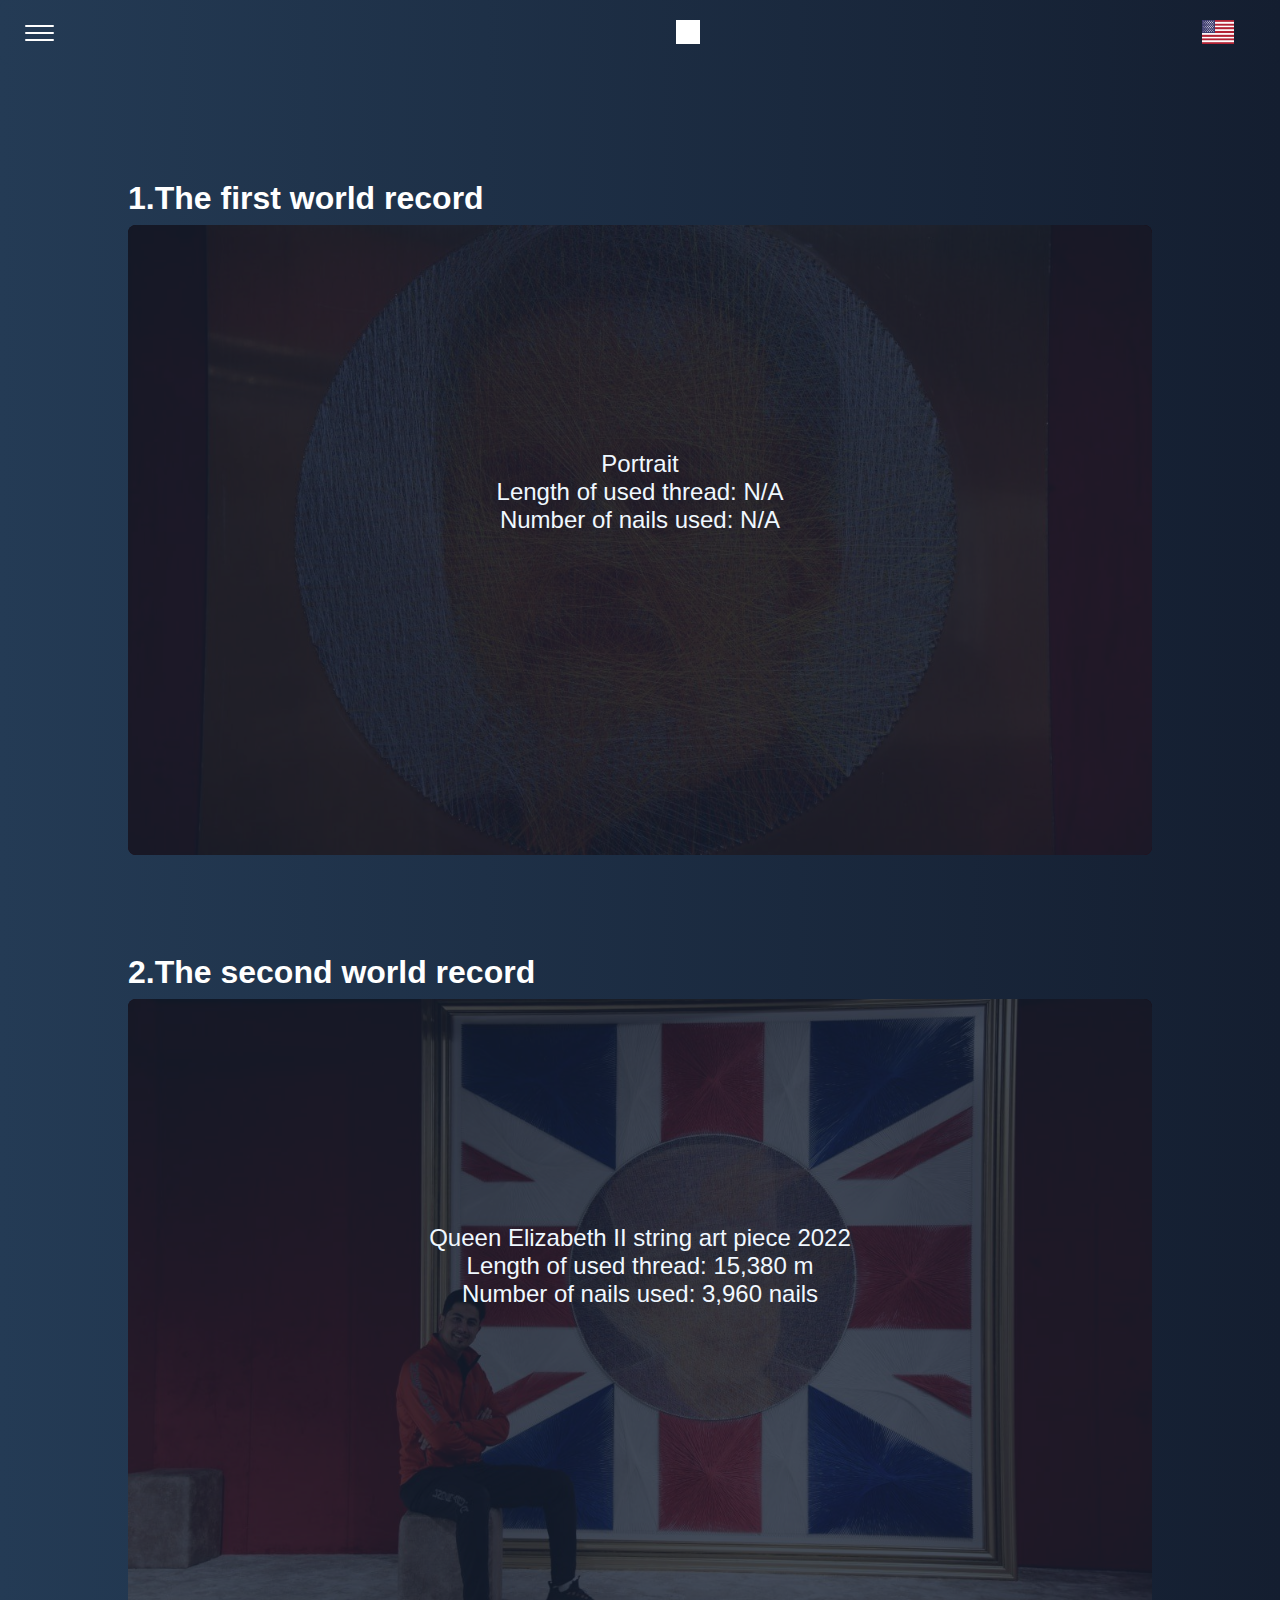
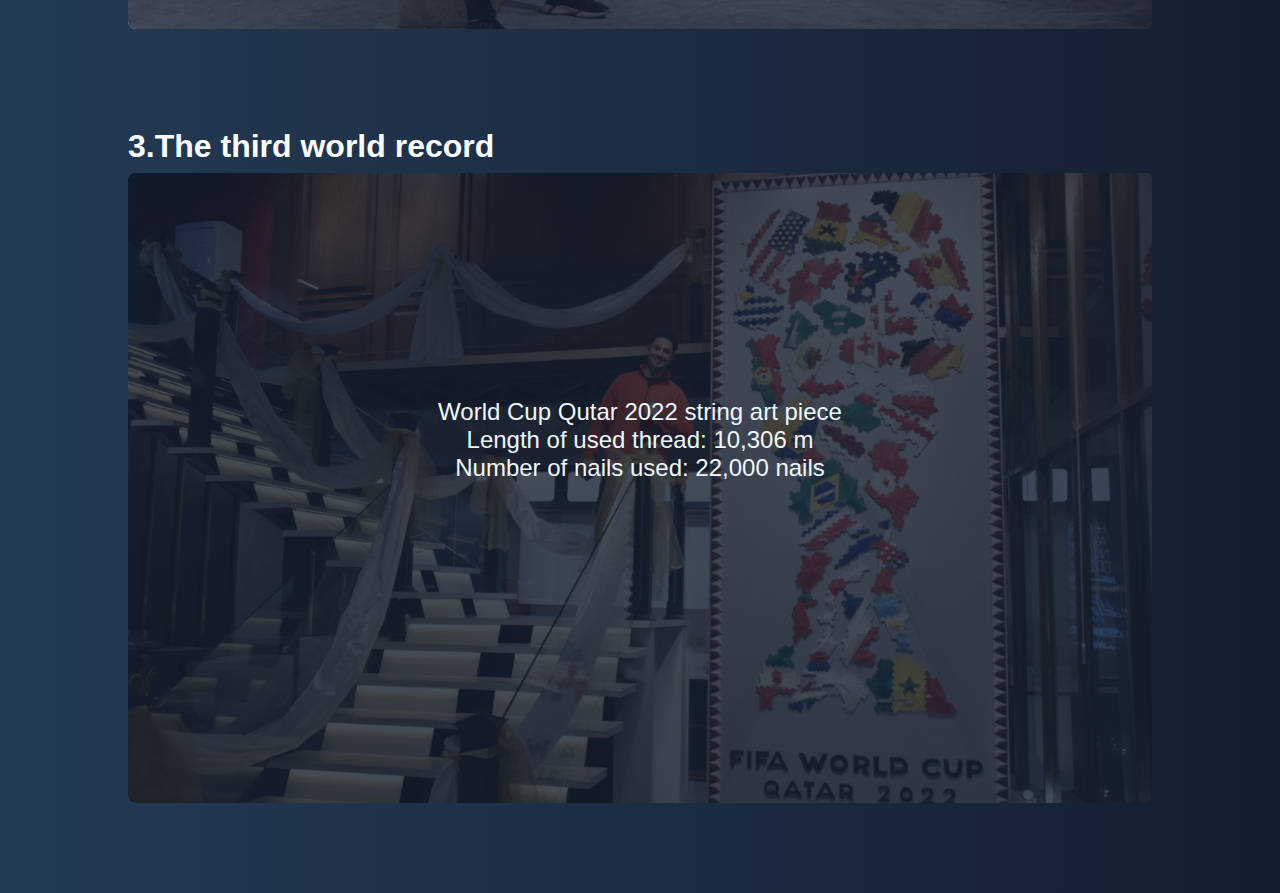
<file: award.html>
<!DOCTYPE html>
<html lang="en">
    <head>
        <meta charset="UTF-8">
        <meta name="viewport" content="width=device-width, initial-scale=1.0">
        <title>Achievments and Awards</title>
        <link rel="shortcut icon" href="images/logo.jpg" type="image/x-icon">
        <link rel="stylesheet" href="style/navbar.css">
        <link rel="stylesheet" href="style/award.css">
        <script src="translate/language.js" defer></script>

    </head>
    <body>
        <nav role="navigation">
            <div id="menuToggle">
            <input type="checkbox" />
                <span></span>
                <span></span>
                <span></span>
            <ul id="menu">
                <li><a href="index.html" id="navHome"></a></li>
                <li><a href="about.html" id="navBio"></a></li>
                <li><a href="artwork.html" id="navArtwork"></a></li>
                <li><a href="gallery.html" id="navGallery"></a></li>
                <li><a href="award.html" id="navAwards"></a></li>
                <li><a href="design.html" id="navDesign"></a></li>
            </ul>
            </div>
            <div class="logo cen"></div>
            <!-- laguage button -->
            <button onclick="changeLanguage()" id="laguage-button"></button>

        </nav>
        <h1 class="first-h1" id="heading1"></h1>
        <div class="awards-container">
            <div class="award-1">
                <div class="award-info">
                    <p class="first-p" id="paragraph101"></p>
                    <p id="paragraph102"></p>
                    <p id="paragraph103"></p>
                </div>
            </div>
        </div>
        <h1 id="heading2"></h1>
        <div class="awards-container">
            <div class="award-2">
                <div class="award-info">
                    <p class="first-p"></p>
                    <p id="paragraph201"></p>
                    <p id="paragraph202"></p>
                    <p id="paragraph203"></p>
                </div>
            </div>
        </div>
        <h1 id="heading3"></h1>
        <div class="awards-container last">
            <div class="award-3">
                <div class="award-info">
                    <p class="first-p"></p>
                    <p id="paragraph301"></p>
                    <p id="paragraph302"></p>
                    <p id="paragraph303"></p>
                </div>
            </div>
        </div>
        <div id="Page1a">Page4a</div>

    
        
    </body>
</html>
</file>
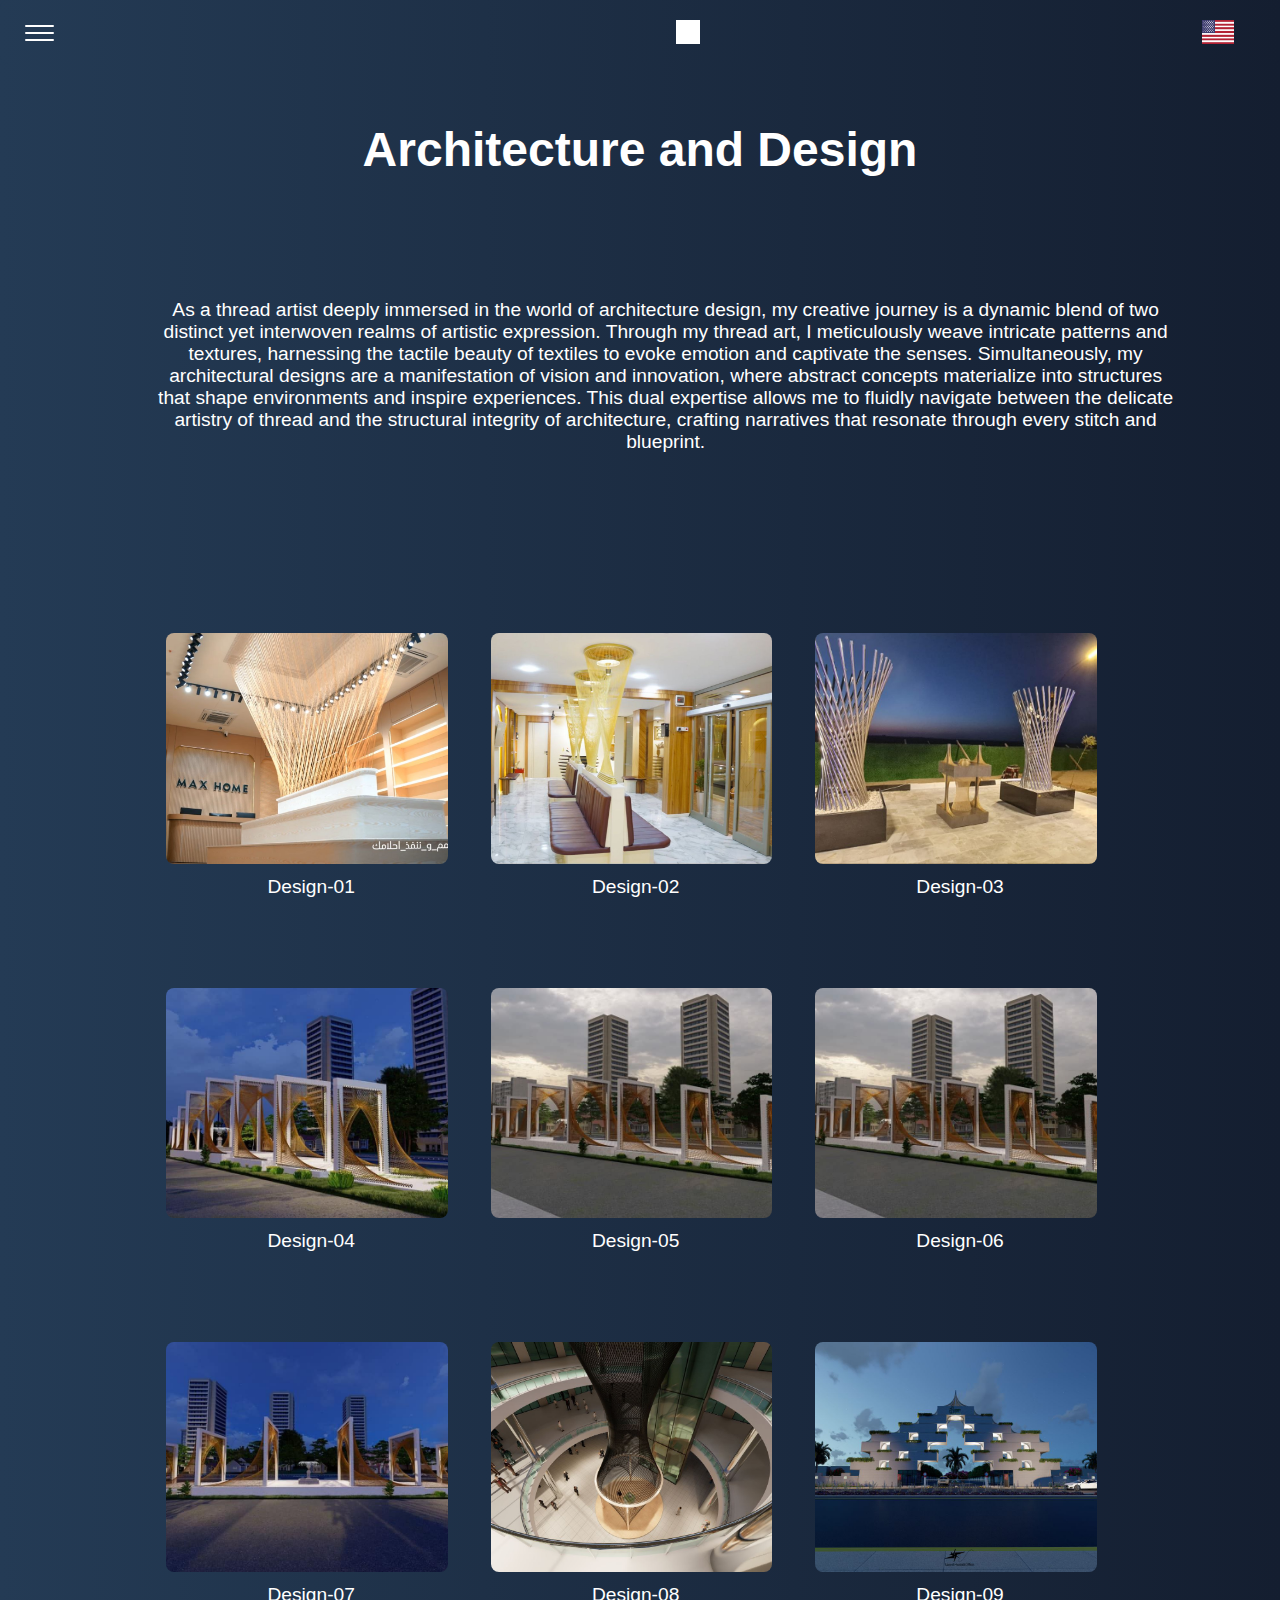
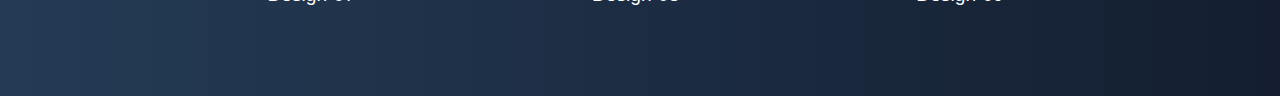
<file: design.html>
<!DOCTYPE html>
<html lang="en">
    <head>
        <meta charset="UTF-8">
        <meta name="viewport" content="width=device-width, initial-scale=1.0">
        <title>Architecture and Design</title>
        <link rel="shortcut icon" href="images/logo.jpg" type="image/x-icon">
        <link rel="stylesheet" href="style/navbar.css">
        <link rel="stylesheet" href="style/design.css">
        <script src="translate/language.js" defer></script>

    </head>
    <body>
        <nav role="navigation">
            <div id="menuToggle">
            <input type="checkbox" />
                <span></span>
                <span></span>
                <span></span>
            <ul id="menu">
                <li><a href="index.html" id="navHome"></a></li>
                <li><a href="about.html" id="navBio"></a></li>
                <li><a href="artwork.html" id="navArtwork"></a></li>
                <li><a href="gallery.html" id="navGallery"></a></li>
                <li><a href="award.html" id="navAwards"></a></li>
                <li><a href="design.html" id="navDesign"></a></li>
            </ul>
            </div>
            <div class="logo cen"></div>
            <!-- laguage change button -->
            <button onclick="changeLanguage()" id="laguage-button"></button>

        </nav>
        <div class="heading">
            <h1 id="headingDesign"></h1>
        </div>
        <p class="main-text" id="paragraphDesign"></p>
        <div class="artwork-outer">
            <div class="artwork-inner">
                <div class="artwork-img" style="background-image: url('images/ar_01.jpg');" ></div>
                <p id="paragraphImg01"></p>
            </div>
            <div class="artwork-inner">
                <div class="artwork-img" style="background-image: url('images/ar_02.jpg');" ></div>

                <p id="paragraphImg02"></p>
            </div>
            <div class="artwork-inner">
                <div class="artwork-img" style="background-image: url('images/ar_03.jpg');" ></div>

                <p id="paragraphImg03"></p>
            </div>
            <div class="artwork-inner">
                <div class="artwork-img" style="background-image: url('images/ar_04.jpg');" ></div>
                <p id="paragraphImg04"></p>
            </div>
            <div class="artwork-inner">
                <div class="artwork-img" style="background-image: url('images/ar_06.jpg');" ></div>
                <p id="paragraphImg05"></p>
            </div>
            <div class="artwork-inner">
                <div class="artwork-img" style="background-image: url('images/ar_06.jpg');" ></div>
                <p id="paragraphImg06"></p>
            </div>
            <div class="artwork-inner">
                <div class="artwork-img" style="background-image: url('images/ar_07.jpg');" ></div>
                <p id="paragraphImg07"></p>
            </div>
            <div class="artwork-inner">
                <div class="artwork-img" style="background-image: url('images/ar_08.jpg');" ></div>
                <p id="paragraphImg08"></p>
            </div>
            <div class="artwork-inner">
                <div class="artwork-img" style="background-image: url('images/ar_09.jpg');" ></div>
                <p id="paragraphImg09"></p>
            </div>
        </div>
        <div id="Page1a">Page5a</div>

       
        
    </body>
</html>
</file>
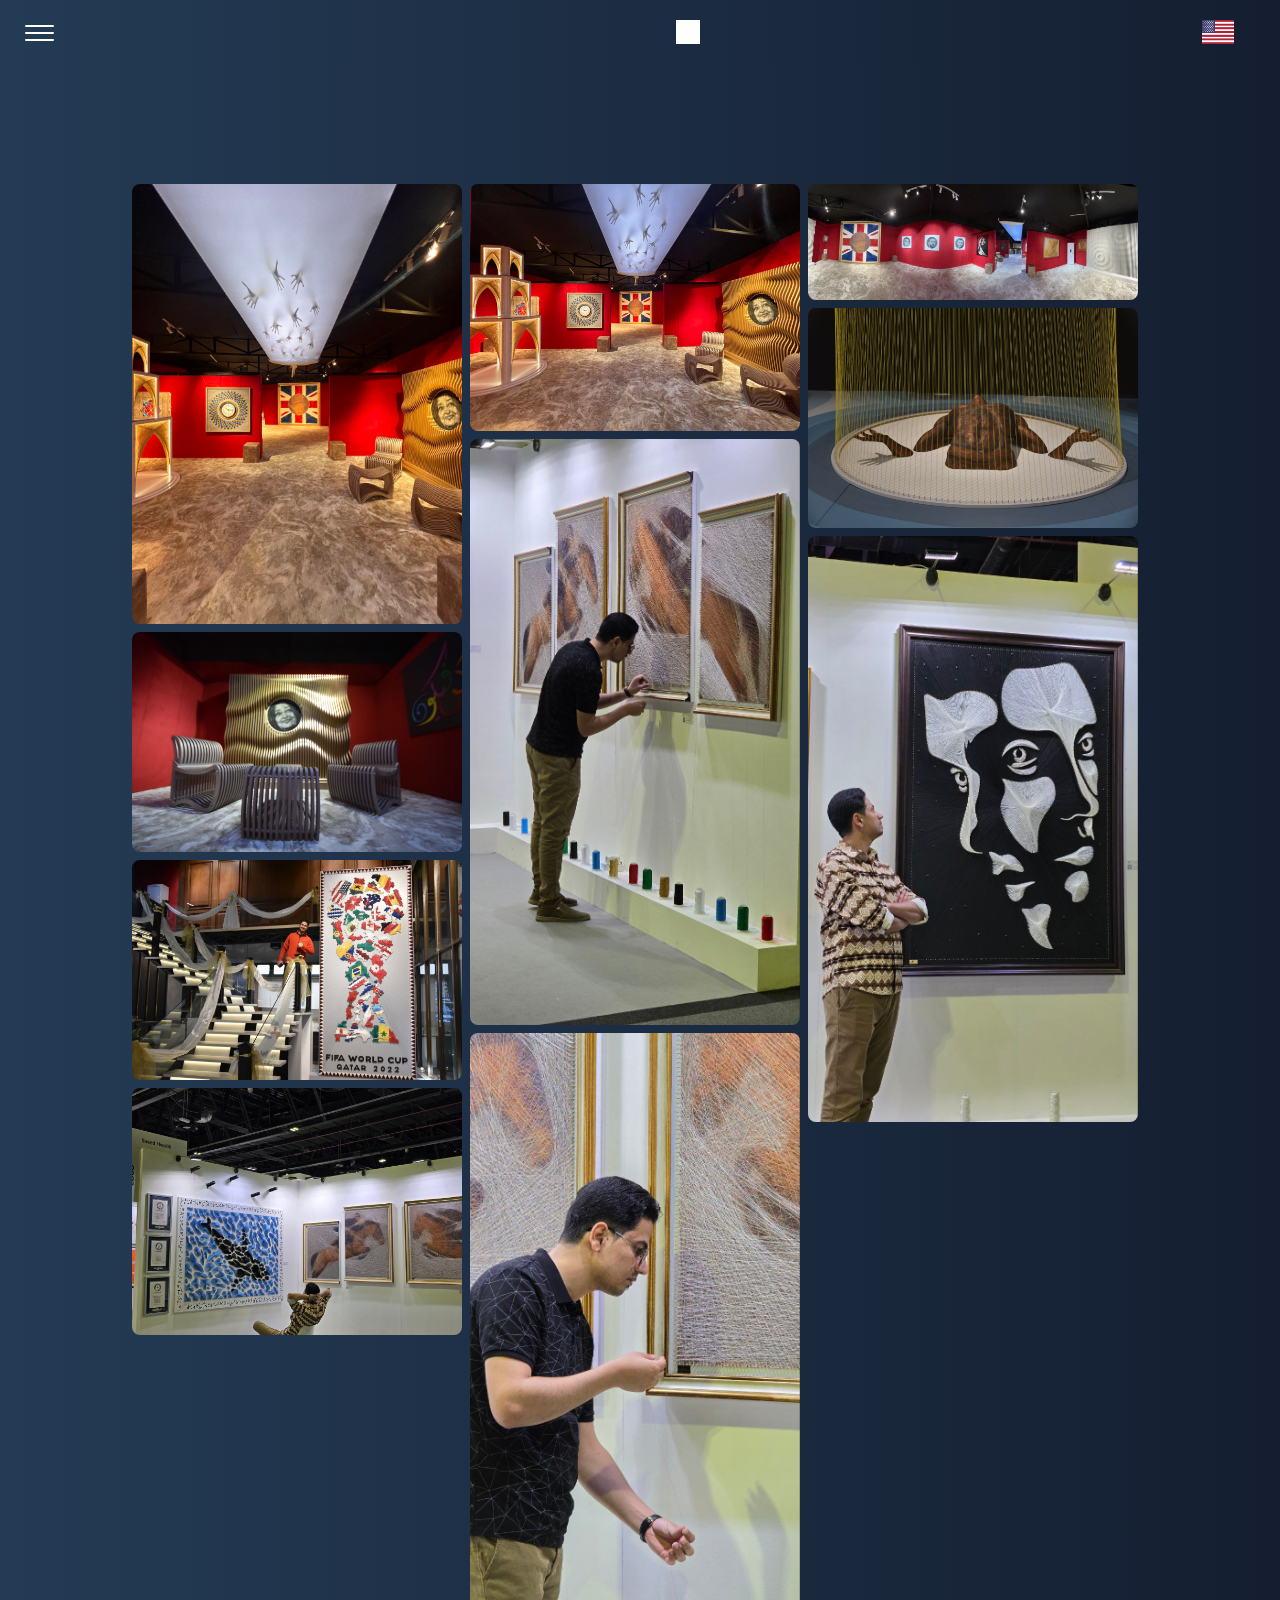
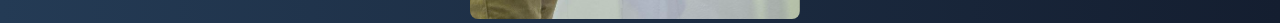
<file: gallery.html>
<!DOCTYPE html>
<html lang="en">
    <head>
        <meta charset="UTF-8">
        <meta name="viewport" content="width=device-width, initial-scale=1.0">
        <title>Gallery</title>
        <link rel="shortcut icon" href="images/logo.jpg" type="image/x-icon">
        <link rel="stylesheet" href="style/navbar.css">
        <link rel="stylesheet" href="style/gallery.css">
        <script src="translate/language.js" defer></script>

    </head>
    <body>
        <nav role="navigation">
            <div id="menuToggle">
            <input type="checkbox" />
                <span></span>
                <span></span>
                <span></span>
            <ul id="menu">
                <li><a href="index.html" id="navHome"></a></li>
                <li><a href="about.html" id="navBio"></a></li>
                <li><a href="artwork.html" id="navArtwork"></a></li>
                <li><a href="gallery.html" id="navGallery"></a></li>
                <li><a href="award.html" id="navAwards"></a></li>
                <li><a href="design.html" id="navDesign"></a></li>
            </ul>
            </div>
            <div class="logo cen"></div>
            <!-- <div class="cen lang">laguage</div> -->
            <button onclick="changeLanguage()" id="laguage-button"></button>

        </nav>
        <div class="Rw"> 

            <div class="Col">
            <img src="images/g_01.jpg">
            <img src="images/g_03.jpg">
            <img src="images/g_10.jpg">
            <img src="images/g_09.jpg">
            <!-- <img src="../image/paint003.jpg">
            <img src="../image/paint002.jpg">
            <img src="../image/paint003.jpg"> -->
            </div> 
            <div class="Col">
            <img src="images/g_02.jpg">
            <img src="images/g_07.jpg">
            <img src="images/g_08.jpg">
            
            <!-- <img src="../image/paint002.jpg">
            <img src="../image/paint003.jpg">
            <img src="../image/paint002.jpg"> -->
            </div> 
            <div class="Col">
            <img src="images/g_04.jpg">
            <img src="images/g_05_a-ar.jpg">
            <img src="images/g_06.jpg">
            <!-- <img src="../image/paint003.jpg">
            <img src="../image/paint002.jpg">
            <img src="../image/paint003.jpg"> -->
            </div> 
            <!-- <div class="Col">
            <img src="../image/paint002.jpg">
            <img src="../image/paint003.jpg">
            <img src="../image/paint002.jpg">
            <img src="../image/paint003.jpg">
            <img src="../image/paint002.jpg">
            <img src="../image/paint003.jpg">
            <img src="../image/paint002.jpg">
            </div>  -->
        
        </div>
        <div id="Page1a">Page6a</div>
        
        
    </body>
</html>
</file>
<file: style/navbar.css>
body {
    background: #141E30;  /* fallback for old browsers */
background: -webkit-linear-gradient(to right, #243B55, #141E30);  /* Chrome 10-25, Safari 5.1-6 */
background: linear-gradient(to right, #243B55, #141E30); /* W3C, IE 10+/ Edge, Firefox 16+, Chrome 26+, Opera 12+, Safari 7+ */
    margin: 0;
    padding: 0;
    font-family: sans-serif;
    color: white;
}
a {
    text-decoration: none;
    color: rgb(255, 255, 255);
    opacity:1;
    font-size: 1.5em;
    font-weight: 400;
    transition: 200ms;
}
a:hover {
    opacity:0.5;
}
ul {
    padding: 0;
    list-style-type: none;
}
nav {
    /* background-color: rgb(27, 53, 68);;   */
    /* backdrop-filter: blur(1px); */
    height: 64px;
    position: fixed;
    border-radius: 8px;
    width: 100vw;
    display: flex;
    flex-direction: row;
    justify-content: space-between;
    z-index: 1;
}
#menuToggle {
    display: flex;
    flex-direction: column;
    position: relative;
    top: 25px;
    left: 25px;
    width: 10vw;
    z-index: 5;
    -webkit-user-select: none;
    user-select: none;
}
#menuToggle input{
    display: flex;
    width: 40px;
    height: 32px;
    position: absolute;
    cursor: pointer;
    opacity: 0;
    z-index: 6;
}
#menuToggle span{
    display: flex;
    width: 29px;
    height: 2px;
    margin-bottom: 5px;
    position: relative;
    background: white;
    border-radius: 3px;
    z-index: 5;
    transform-origin: 5px 0px;
    transition: transform 0.5s cubic-bezier(0.77,0.2,0.05,1.0),
                background 0.5s cubic-bezier(0.77,0.2,0.05,1.0),
                opacity 0.55s ease;
}
#menuToggle span:first-child{
    transform-origin: 0% 0%;
}
#menuToggle span:nth-last-child(2){
    transform-origin: 0% 100%;
}
#menuToggle input:checked ~ span{
    opacity: 1;
    transform: rotate(45deg) translate(-3px, -1px);
    background: white;
}
#menuToggle input:checked ~ span:nth-last-child(3){
    opacity: 0;
    transform: rotate(0deg) scale(0.2, 0.2);
}
#menuToggle input:checked ~ span:nth-last-child(2){
    transform: rotate(-45deg) translate(0, -1px);
}
#menu{
    position: absolute;
    width: 100vw;
    height: 100vh;
    margin: -50px 0 0 -50px;
    padding: 50px;
    padding-top: 125px;
    background-color: rgba(19, 18, 18, 0.95);  
    backdrop-filter: blur(5px);
    -webkit-font-smoothing: antialiased;
    transform-origin: 0% 0%;
    transform: translate(-100%, 0);
    transition: transform 0.5s cubic-bezier(0.77,0.2,0.05,1.0);
    z-index: 2;
}
#menu li{
    padding: 10px 0;
    transition-delay: 2s;
}
#menuToggle input:checked ~ ul{
    transform: none;
}
.logo{
    height: 24px;
    width: 24px;
    background-color: white;
    z-index: 7;
}
.cen{
    align-self: center;
}
.lang{
    margin-right: 5%;
    color: black;
    z-index: 7;
}

.mySlides {
    display: none;
}
#Page1a{
    display: none;
}
#laguage-button{
    position: relative;
    top: 20px;
    right: 46px;
    width: 32px;
    height: 24px;
    background-size: 100% 100%;
    background-repeat: no-repeat;
    background-position: center;
    border: none;
}
.bg-maker{
    position: sticky;
    top: 0px;
    height: 64px;
    width: 100%;
    background: #141E30;  /* fallback for old browsers */
background: -webkit-linear-gradient(to right, #243B55, #141E30);  /* Chrome 10-25, Safari 5.1-6 */
background: linear-gradient(to right, #243B55, #141E30); /* W3C, IE 10+/ Edge, Firefox 16+, Chrome 26+, Opera 12+, Safari 7+ */
}


/* Slideshow container */
</file>
<file: style/award.css>
p{
    padding: 0;
    margin: 0;
    color: aliceblue;
    font-size: 1.5rem;
}
nav{
    background: #141e30;  /* fallback for old browsers */
background: -webkit-linear-gradient(to right, #243B55, #141E30);  /* Chrome 10-25, Safari 5.1-6 */
background: linear-gradient(to right, #243B55, #141E30); /* W3C, IE 10+/ Edge, Firefox 16+, Chrome 26+, Opera 12+, Safari 7+ */
}
h1{
    margin: 0px;
    padding-top: 11vh;
    padding-left: 10vw;
}
.first-h1{
    padding-top: 20vh;
}
.awards-container{
    padding-top: 8px;
    padding-left: 10vw;
    width: 80vw;
}
.award-1{
    width: 100%;
    height: 70vh;
    background-image: url("../images/a_07.jpg");
    background-size: 100% auto;
    background-position: center;
    background-repeat: no-repeat;
    text-align: center;
    border-radius: 8px;
}
.award-2{
    width: 100%;
    height: 70vh;
    background-image: url("../images/a_03.jpg");
    background-size: 100% auto;
    background-position: center;
    background-repeat: no-repeat;
    text-align: center;
    border-radius: 8px;
}
.award-3{
    width: 100%;
    height: 70vh;
    margin-bottom: 10vh;
    background-image: url("../images/g_10.jpg");
    background-size: 100% auto;
    background-position: center;
    background-repeat: no-repeat;
    border-radius: 8px;
    text-align: center;
}
.award-info{
    height: 100%;
    width: 100%;
    background-color: rgba(20,30,48,0.8);
    border-radius: 8px;

}
.first-p{
    padding-top: 25vh;
}
.last{
    margin-bottom: 10vh;
}
@media (max-width: 850px) {
    .award-1{
        background-size: auto 100%;
    }
    .award-2{
        background-size: auto 100%;
    }
    .award-3{
        background-size: auto 100%;
    }
    
}
</file>
<file: style/design.css>
p{
    margin: 0px;
    padding: 0px;
    text-align: center;
}
nav{
    background: #141E30;  /* fallback for old browsers */
background: -webkit-linear-gradient(to right, #243B55, #141E30);  /* Chrome 10-25, Safari 5.1-6 */
background: linear-gradient(to right, #243B55, #141E30); /* W3C, IE 10+/ Edge, Firefox 16+, Chrome 26+, Opera 12+, Safari 7+ */
}
.heading{
    width: 100%;
    text-align: center;
    padding-top: 10vh;
    font-size: 1.5rem;
}
.main-text{
    padding-top: 10vh;
    padding-left: 12vw;
    width: 80vw;
    font-size: 1.2rem;
}
.artwork-outer{
    padding-top: 10vh;
    padding-left: 10vw;
    padding-bottom: 10vh;
}
.artwork-inner{
    margin-top: 10vh;
    margin-left: 3vw;
    width: 22vw;
    display: inline-block;
}
.artwork-img{
    height: 18vw;
    width: 100%;
    border-radius: 8px;
    background-size: auto 100%;
    background-repeat: no-repeat;
    background-position: center;
}
.artwork-inner p {
    font-size: 1.2rem;
    margin-left: 8px;
    margin-top: 12px;
}
@media (max-width: 900px) {
    .artwork-inner p{
        font-size: 1.2rem;
    }
    .artwork-inner{
        width: 38vw;
    }
    .artwork-img{
        height: 34vw;
    }
}
@media (max-width: 600px) {
    .main-text{
        font-size: 1rem;
    }
    .artwork-outer{
        padding-left: 18vw;
    }
    .artwork-inner{
        width: 60vw;
    }
    .artwork-img{
        height: 50vw;
    }
}
</file>
<file: style/gallery.css>
*{
    box-sizing:border-box;
  }
nav{
    background: #141E30;  /* fallback for old browsers */
background: -webkit-linear-gradient(to right, #243B55, #141E30);  /* Chrome 10-25, Safari 5.1-6 */
background: linear-gradient(to right, #243B55, #141E30); /* W3C, IE 10+/ Edge, Firefox 16+, Chrome 26+, Opera 12+, Safari 7+ */
}
  .Rw{
    display:flex;
    flex-wrap:wrap;
    padding: 0 4px;
    padding-top: 20vh;
    padding-left: 10vw;
    padding-right: 10vw;
  }
  .Col{
    flex:33%;
    max-width:33%;
    padding: 0 4px;
  }
  .Col img {
      width: 100%;
      margin: 4px auto;
      vertical-align: middle;
      border-radius: 8px;
  }
  /* @media (max-width: 900px) {
      .Col {
          -ms-flex: 50%;
          flex: 50%;
          max-width: 50%;
      }
  } */
  
  /* Responsive layout - makes the two columns stack on top of each other instead of next to each other */
  @media (max-width: 600px) {
      .Col {
          -ms-flex: 100%;
          flex: 100%;
          max-width: 100%;
      }
  }
</file>
